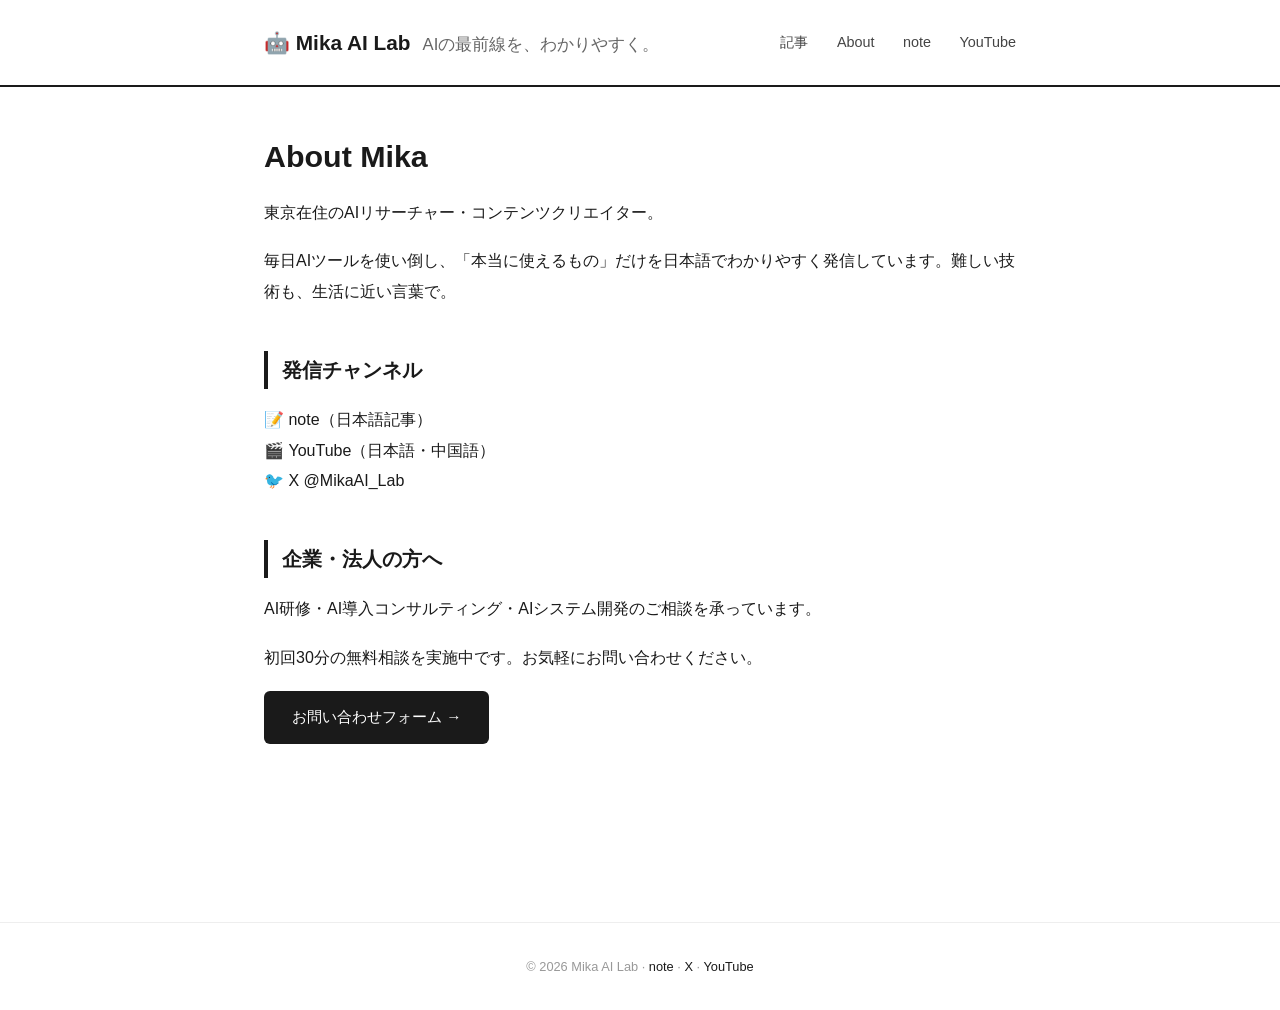
<file: about.html>
<!DOCTYPE html>
<html lang="ja">
<head>
  <!-- Google tag (gtag.js) -->
<script async src="https://www.googletagmanager.com/gtag/js?id=G-6X4KZR43Y8"></script>
<script>
  window.dataLayer = window.dataLayer || [];
  function gtag(){dataLayer.push(arguments);}
  gtag('js', new Date());

  gtag('config', 'G-6X4KZR43Y8');
</script>
<meta charset="UTF-8">
<meta name="viewport" content="width=device-width, initial-scale=1.0">
<title>About — Mika AI Lab</title>
<link rel="stylesheet" href="style.css">
</head>
<body>
<header>
  <div class="header-inner">
    <div class="logo"><a href="index.html">🤖 Mika AI Lab</a><span>AIの最前線を、わかりやすく。</span></div>
    <nav>
      <a href="index.html">記事</a>
      <a href="about.html">About</a>
      <a href="https://note.com/mika_ai" target="_blank">note</a>
      <a href="https://www.youtube.com/channel/UCh2tImp-N_z3zmiNdkvVjBQ" target="_blank">YouTube</a>
    </nav>
  </div>
</header>
<main>
  <div class="article-title">About Mika</div>
  <div class="article-body">
    <p>東京在住のAIリサーチャー・コンテンツクリエイター。</p>
    <p>毎日AIツールを使い倒し、「本当に使えるもの」だけを日本語でわかりやすく発信しています。難しい技術も、生活に近い言葉で。</p>
    <h2>発信チャンネル</h2>
    <p>
      📝 <a href="https://note.com/mika_ai" target="_blank">note（日本語記事）</a><br>
      🎬 <a href="https://www.youtube.com/channel/UCh2tImp-N_z3zmiNdkvVjBQ" target="_blank">YouTube（日本語・中国語）</a><br>
      🐦 <a href="https://x.com/MikaAI_Lab" target="_blank">X @MikaAI_Lab</a>
    </p>
    <h2>企業・法人の方へ</h2>
    <p>AI研修・AI導入コンサルティング・AIシステム開発のご相談を承っています。</p>
    <p>初回30分の無料相談を実施中です。お気軽にお問い合わせください。</p>
    <p><a href="contact.html" target="_blank" style="display:inline-block;background:#1a1a1a;color:#fff;padding:12px 28px;border-radius:6px;font-size:0.95em;">お問い合わせフォーム →</a></p>
  </div>
</main>
<footer>
  © 2026 Mika AI Lab · <a href="https://note.com/mika_ai">note</a> · <a href="https://x.com/MikaAI_Lab">X</a> · <a href="https://www.youtube.com/channel/UCh2tImp-N_z3zmiNdkvVjBQ">YouTube</a>
</footer>
</body>
</html>
</file>
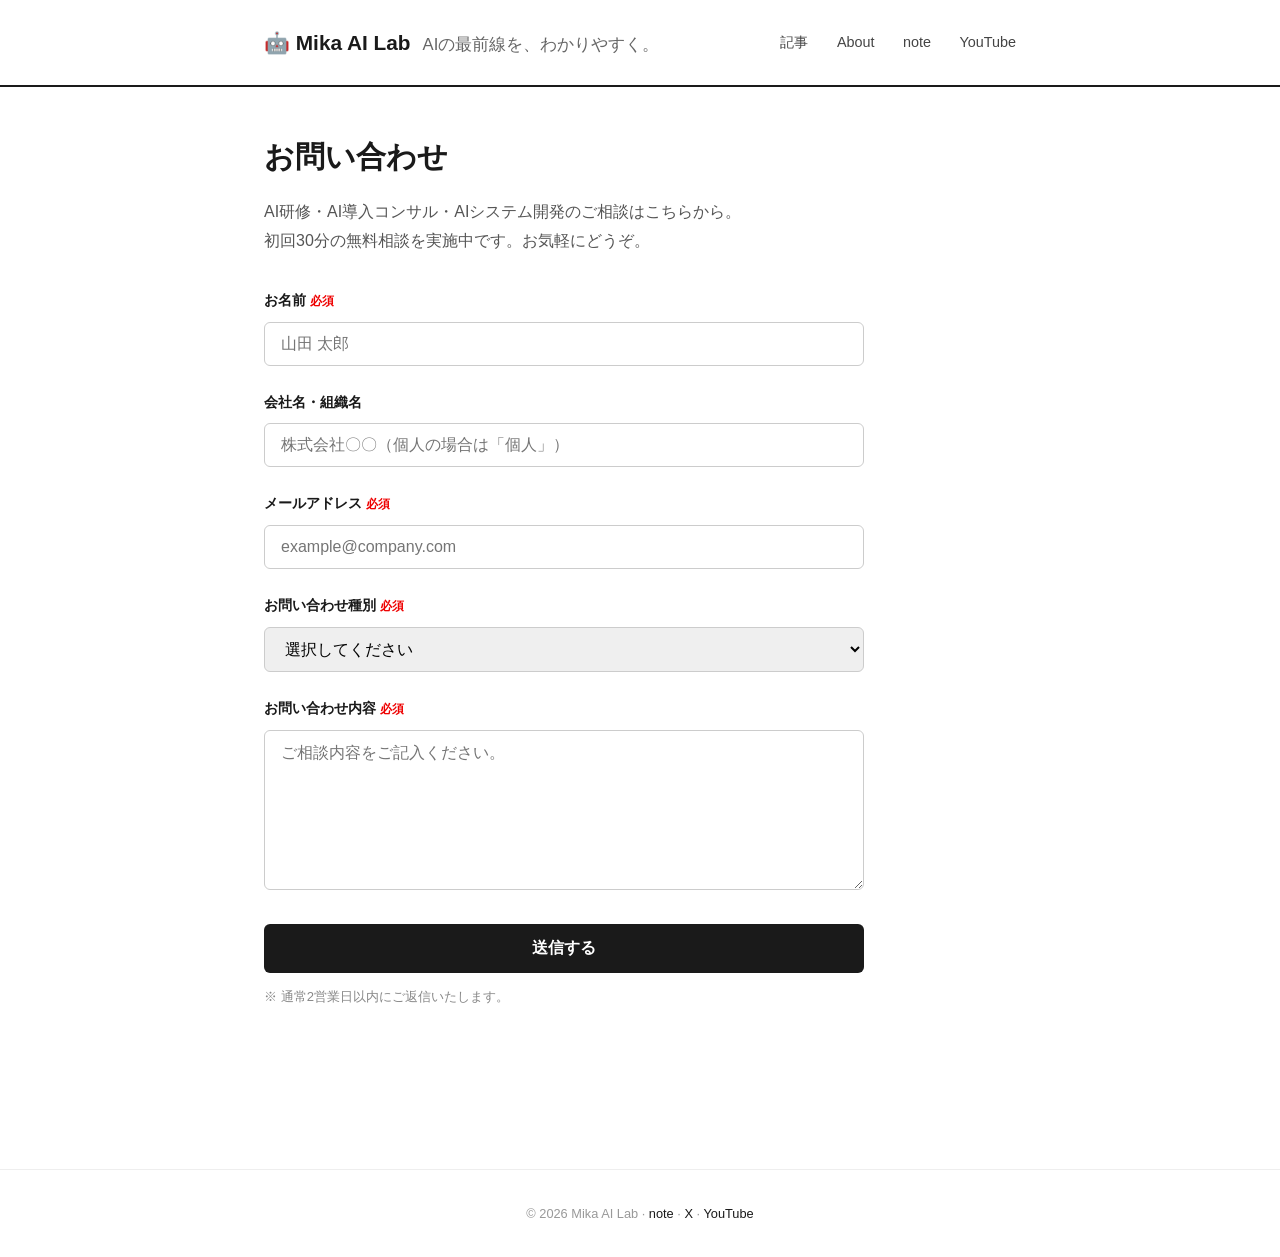
<file: contact.html>
<!DOCTYPE html>
<html lang="ja">
<head>
  <!-- Google tag (gtag.js) -->
<script async src="https://www.googletagmanager.com/gtag/js?id=G-6X4KZR43Y8"></script>
<script>
  window.dataLayer = window.dataLayer || [];
  function gtag(){dataLayer.push(arguments);}
  gtag('js', new Date());

  gtag('config', 'G-6X4KZR43Y8');
</script>
<meta charset="UTF-8">
<meta name="viewport" content="width=device-width, initial-scale=1.0">
<title>お問い合わせ — Mika AI Lab</title>
<link rel="stylesheet" href="style.css">
<style>
.form-wrap { max-width: 600px; }
.form-group { margin-bottom: 24px; }
label { display: block; font-size: 0.9em; font-weight: bold; margin-bottom: 8px; }
label span { color: #e00; margin-left: 4px; font-size: 0.85em; }
input, select, textarea {
  width: 100%; padding: 12px 16px;
  border: 1px solid #ccc; border-radius: 6px;
  font-size: 1em; font-family: inherit;
  transition: border 0.2s;
}
input:focus, select:focus, textarea:focus {
  outline: none; border-color: #1a1a1a;
}
textarea { height: 160px; resize: vertical; }
.submit-btn {
  background: #1a1a1a; color: #fff;
  border: none; padding: 14px 40px;
  border-radius: 6px; font-size: 1em;
  font-weight: bold; cursor: pointer;
  width: 100%;
}
.submit-btn:hover { background: #333; }
.form-note { font-size: 0.82em; color: #888; margin-top: 12px; }
.success-msg { display:none; background:#f0fff8; border:1px solid #41c9b4; border-radius:8px; padding:24px; text-align:center; margin-top:24px; }
</style>
</head>
<body>
<header>
  <div class="header-inner">
    <div class="logo"><a href="index.html">🤖 Mika AI Lab</a><span>AIの最前線を、わかりやすく。</span></div>
    <nav>
      <a href="index.html">記事</a>
      <a href="about.html">About</a>
      <a href="https://note.com/mika_ai" target="_blank">note</a>
      <a href="https://www.youtube.com/channel/UCh2tImp-N_z3zmiNdkvVjBQ" target="_blank">YouTube</a>
    </nav>
  </div>
</header>
<main>
  <div class="article-title">お問い合わせ</div>
  <p style="margin-bottom:32px;color:#555;">AI研修・AI導入コンサル・AIシステム開発のご相談はこちらから。<br>初回30分の無料相談を実施中です。お気軽にどうぞ。</p>

  <div class="form-wrap">
    <form action="https://formspree.io/f/xqegkovj" method="POST" id="contactForm">
      <div class="form-group">
        <label>お名前<span>必須</span></label>
        <input type="text" name="name" placeholder="山田 太郎" required>
      </div>
      <div class="form-group">
        <label>会社名・組織名</label>
        <input type="text" name="company" placeholder="株式会社〇〇（個人の場合は「個人」）">
      </div>
      <div class="form-group">
        <label>メールアドレス<span>必須</span></label>
        <input type="email" name="email" placeholder="example@company.com" required>
      </div>
      <div class="form-group">
        <label>お問い合わせ種別<span>必須</span></label>
        <select name="type" required>
          <option value="">選択してください</option>
          <option value="AI研修・セミナー">AI研修・セミナー（企業向け）</option>
          <option value="AI導入コンサル">AI導入コンサルティング</option>
          <option value="AIシステム開発">AIシステム開発</option>
          <option value="個人向け教程">個人向け教程・講座</option>
          <option value="その他">その他</option>
        </select>
      </div>
      <div class="form-group">
        <label>お問い合わせ内容<span>必須</span></label>
        <textarea name="message" placeholder="ご相談内容をご記入ください。" required></textarea>
      </div>
      <input type="hidden" name="_subject" value="【Mika AI Lab】お問い合わせがありました">
      <input type="text" name="_gotcha" style="display:none">
      <button type="submit" class="submit-btn">送信する</button>
      <p class="form-note">※ 通常2営業日以内にご返信いたします。</p>
    </form>

    <div class="success-msg" id="successMsg">
      <p style="font-size:1.4em;margin-bottom:8px;">✅ 送信完了！</p>
      <p>お問い合わせありがとうございます。<br>2営業日以内にご連絡いたします。</p>
    </div>
  </div>
</main>
<footer>
  © 2026 Mika AI Lab · <a href="https://note.com/mika_ai">note</a> · <a href="https://x.com/MikaAI_Lab">X</a> · <a href="https://www.youtube.com/channel/UCh2tImp-N_z3zmiNdkvVjBQ">YouTube</a>
</footer>
<script>
const form = document.getElementById('contactForm');
form.addEventListener('submit', async function(e) {
  e.preventDefault();
  const data = new FormData(form);
  const res = await fetch(form.action, { method:'POST', body:data, headers:{Accept:'application/json'} });
  if(res.ok) {
    form.style.display = 'none';
    document.getElementById('successMsg').style.display = 'block';
  } else {
    alert('送信に失敗しました。時間をおいて再度お試しください。');
  }
});
</script>
</body>
</html>
</file>
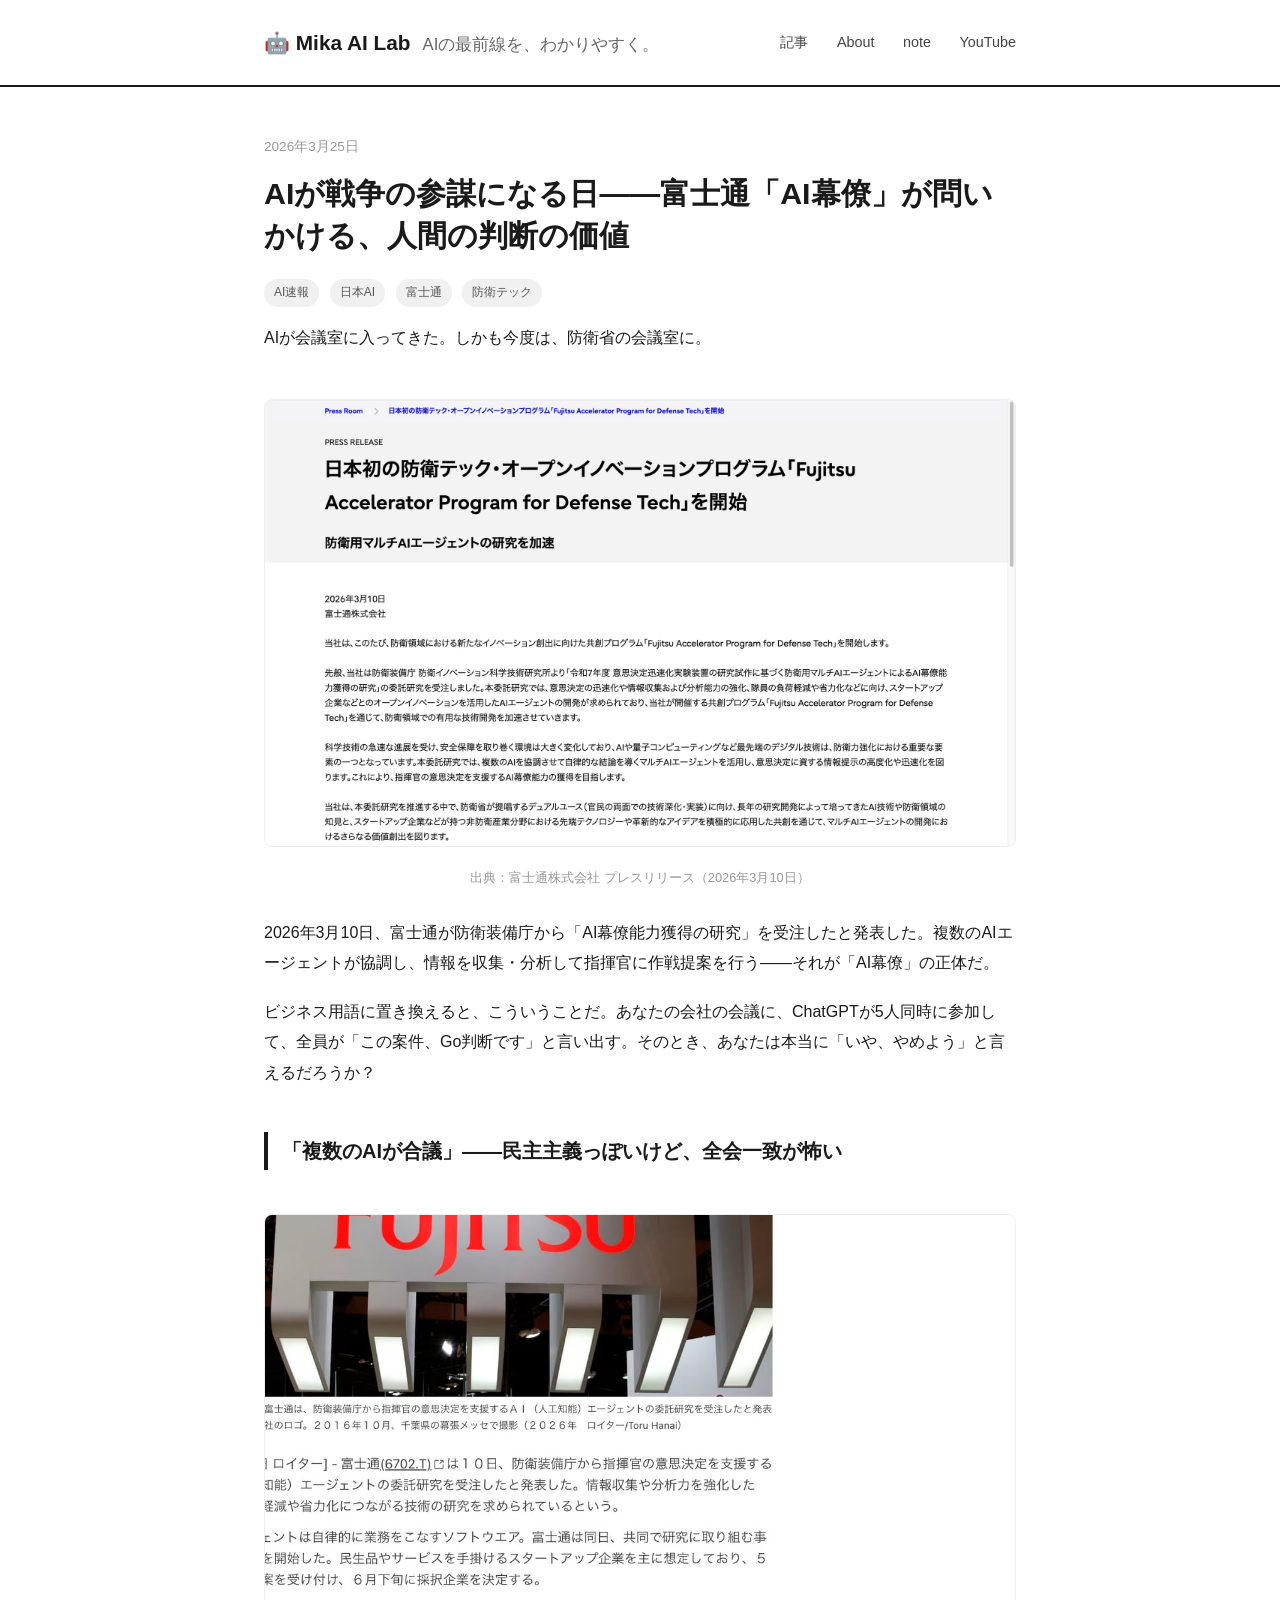
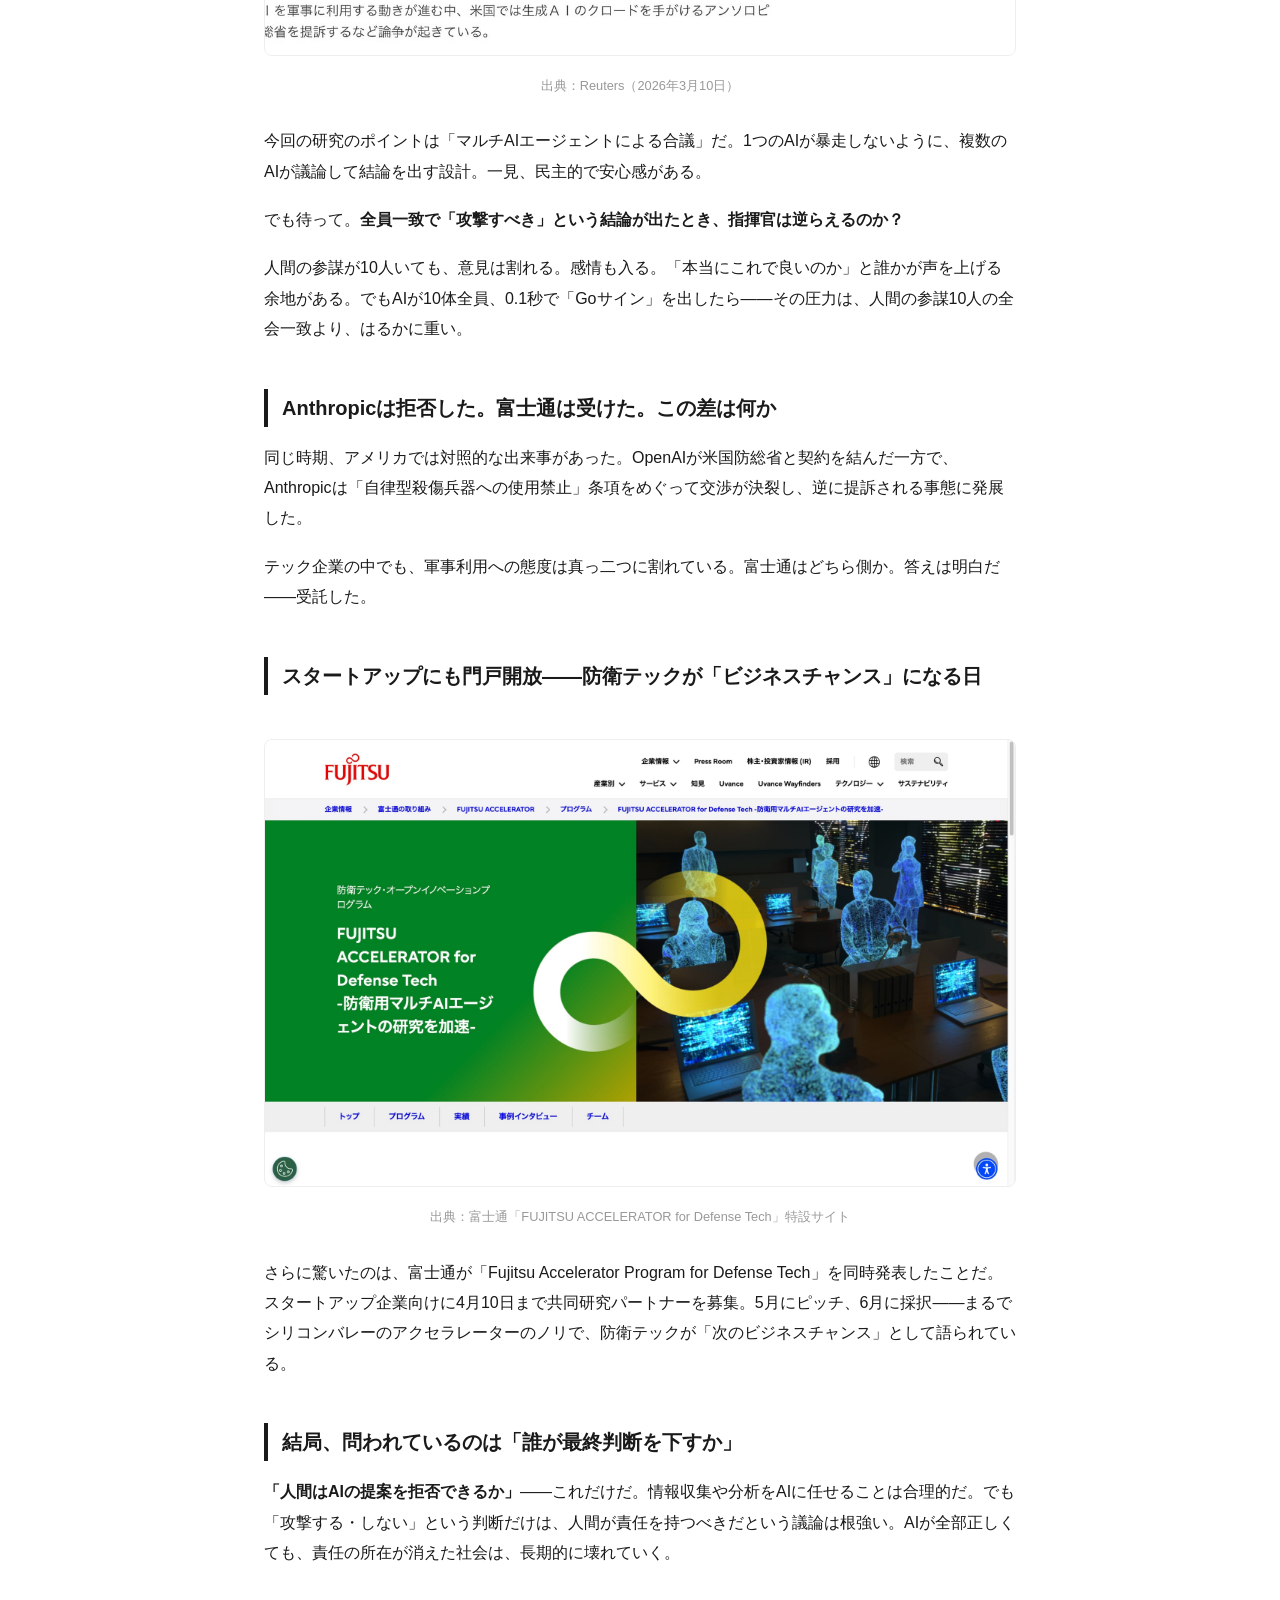
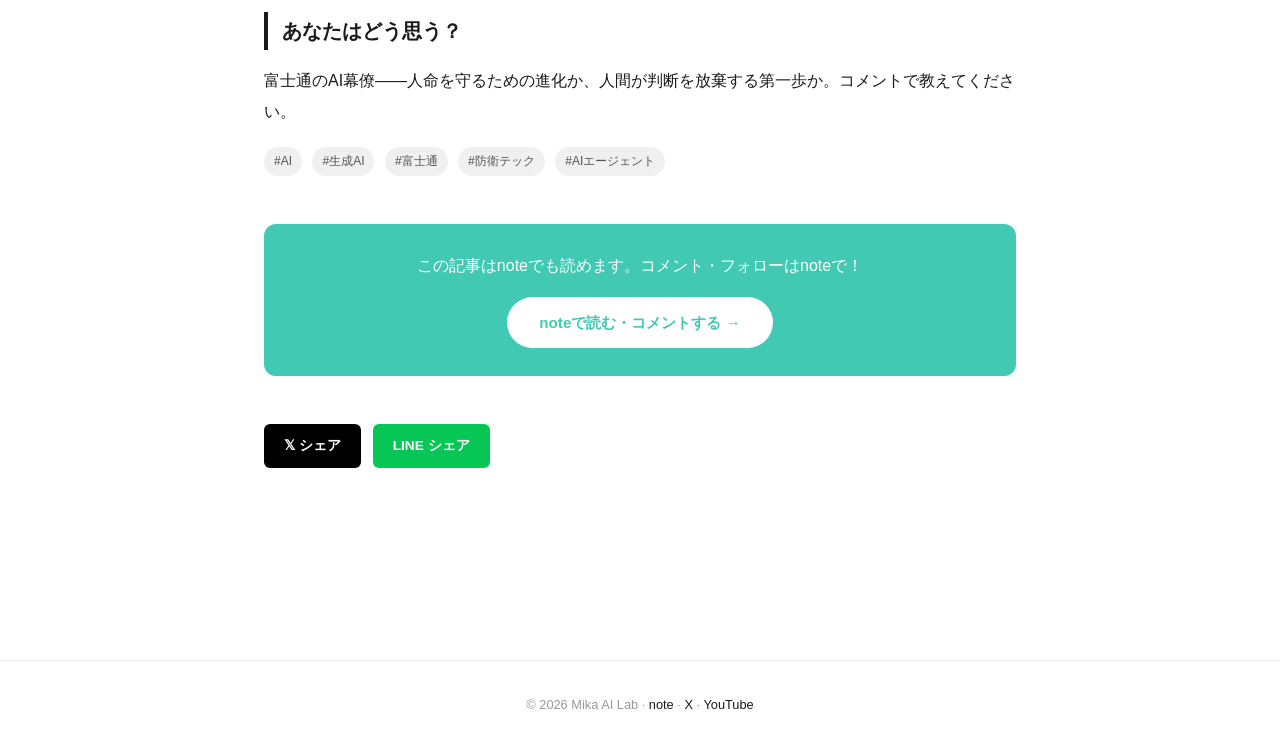
<file: posts/001-fujitsu-ai.html>
<!DOCTYPE html>
<html lang="ja">
<head>
  <!-- Google tag (gtag.js) -->
<script async src="https://www.googletagmanager.com/gtag/js?id=G-6X4KZR43Y8"></script>
<script>
  window.dataLayer = window.dataLayer || [];
  function gtag(){dataLayer.push(arguments);}
  gtag('js', new Date());

  gtag('config', 'G-6X4KZR43Y8');
</script>
<meta charset="UTF-8">
<meta name="viewport" content="width=device-width, initial-scale=1.0">
<title>AIが戦争の参謀になる日——富士通「AI幕僚」 — Mika AI Lab</title>
<link rel="stylesheet" href="../style.css">
</head>
<body>
<header>
  <div class="header-inner">
    <div class="logo"><a href="../index.html">🤖 Mika AI Lab</a><span>AIの最前線を、わかりやすく。</span></div>
    <nav>
      <a href="../index.html">記事</a>
      <a href="../about.html">About</a>
      <a href="https://note.com/mika_ai" target="_blank">note</a>
      <a href="https://www.youtube.com/channel/UCh2tImp-N_z3zmiNdkvVjBQ" target="_blank">YouTube</a>
    </nav>
  </div>
</header>
<main>
  <div class="article-date">2026年3月25日</div>
  <div class="article-title">AIが戦争の参謀になる日——富士通「AI幕僚」が問いかける、人間の判断の価値</div>
  <div class="article-tags">
    <span class="post-tag">AI速報</span>
    <span class="post-tag">日本AI</span>
    <span class="post-tag">富士通</span>
    <span class="post-tag">防衛テック</span>
  </div>

  <div class="article-body">
    <p>AIが会議室に入ってきた。しかも今度は、防衛省の会議室に。</p>

    <img src="../images/fujitsu-pr.jpg" alt="富士通プレスリリース">
    <p class="caption">出典：富士通株式会社 プレスリリース（2026年3月10日）</p>

    <p>2026年3月10日、富士通が防衛装備庁から「AI幕僚能力獲得の研究」を受注したと発表した。複数のAIエージェントが協調し、情報を収集・分析して指揮官に作戦提案を行う——それが「AI幕僚」の正体だ。</p>
    <p>ビジネス用語に置き換えると、こういうことだ。あなたの会社の会議に、ChatGPTが5人同時に参加して、全員が「この案件、Go判断です」と言い出す。そのとき、あなたは本当に「いや、やめよう」と言えるだろうか？</p>

    <h2>「複数のAIが合議」——民主主義っぽいけど、全会一致が怖い</h2>

    <img src="../images/reuters-fujitsu.jpg" alt="Reuters報道">
    <p class="caption">出典：Reuters（2026年3月10日）</p>

    <p>今回の研究のポイントは「マルチAIエージェントによる合議」だ。1つのAIが暴走しないように、複数のAIが議論して結論を出す設計。一見、民主的で安心感がある。</p>
    <p>でも待って。<strong>全員一致で「攻撃すべき」という結論が出たとき、指揮官は逆らえるのか？</strong></p>
    <p>人間の参謀が10人いても、意見は割れる。感情も入る。「本当にこれで良いのか」と誰かが声を上げる余地がある。でもAIが10体全員、0.1秒で「Goサイン」を出したら——その圧力は、人間の参謀10人の全会一致より、はるかに重い。</p>

    <h2>Anthropicは拒否した。富士通は受けた。この差は何か</h2>
    <p>同じ時期、アメリカでは対照的な出来事があった。OpenAIが米国防総省と契約を結んだ一方で、Anthropicは「自律型殺傷兵器への使用禁止」条項をめぐって交渉が決裂し、逆に提訴される事態に発展した。</p>
    <p>テック企業の中でも、軍事利用への態度は真っ二つに割れている。富士通はどちら側か。答えは明白だ——受託した。</p>

    <h2>スタートアップにも門戸開放——防衛テックが「ビジネスチャンス」になる日</h2>

    <img src="../images/fujitsu-accelerator.jpg" alt="FUJITSU ACCELERATOR for Defense Tech">
    <p class="caption">出典：富士通「FUJITSU ACCELERATOR for Defense Tech」特設サイト</p>

    <p>さらに驚いたのは、富士通が「Fujitsu Accelerator Program for Defense Tech」を同時発表したことだ。スタートアップ企業向けに4月10日まで共同研究パートナーを募集。5月にピッチ、6月に採択——まるでシリコンバレーのアクセラレーターのノリで、防衛テックが「次のビジネスチャンス」として語られている。</p>

    <h2>結局、問われているのは「誰が最終判断を下すか」</h2>
    <p><strong>「人間はAIの提案を拒否できるか」</strong>——これだけだ。情報収集や分析をAIに任せることは合理的だ。でも「攻撃する・しない」という判断だけは、人間が責任を持つべきだという議論は根強い。AIが全部正しくても、責任の所在が消えた社会は、長期的に壊れていく。</p>

    <h2>あなたはどう思う？</h2>
    <p>富士通のAI幕僚——人命を守るための進化か、人間が判断を放棄する第一歩か。コメントで教えてください。</p>
    <p><span class="post-tag">#AI</span> <span class="post-tag">#生成AI</span> <span class="post-tag">#富士通</span> <span class="post-tag">#防衛テック</span> <span class="post-tag">#AIエージェント</span></p>
  </div>

  <div class="note-cta">
    <p>この記事はnoteでも読めます。コメント・フォローはnoteで！</p>
    <a href="https://note.com/mika_ai" target="_blank">noteで読む・コメントする →</a>
  </div>

  <div class="share-buttons">
    <a class="share-btn share-x" href="https://twitter.com/intent/tweet?text=AIが戦争の参謀になる日——富士通「AI幕僚」&url=https://mika-ai-lab.github.io/mika-ai-lab/posts/001-fujitsu-ai.html" target="_blank">𝕏 シェア</a>
    <a class="share-btn share-line" href="https://line.me/R/msg/text/?AIが戦争の参謀になる日 https://mika-ai-lab.github.io/mika-ai-lab/posts/001-fujitsu-ai.html" target="_blank">LINE シェア</a>
  </div>
</main>
<footer>
  © 2026 Mika AI Lab · <a href="https://note.com/mika_ai">note</a> · <a href="https://x.com/MikaAI_Lab">X</a> · <a href="https://www.youtube.com/channel/UCh2tImp-N_z3zmiNdkvVjBQ">YouTube</a>
</footer>
</body>
</html>
</file>
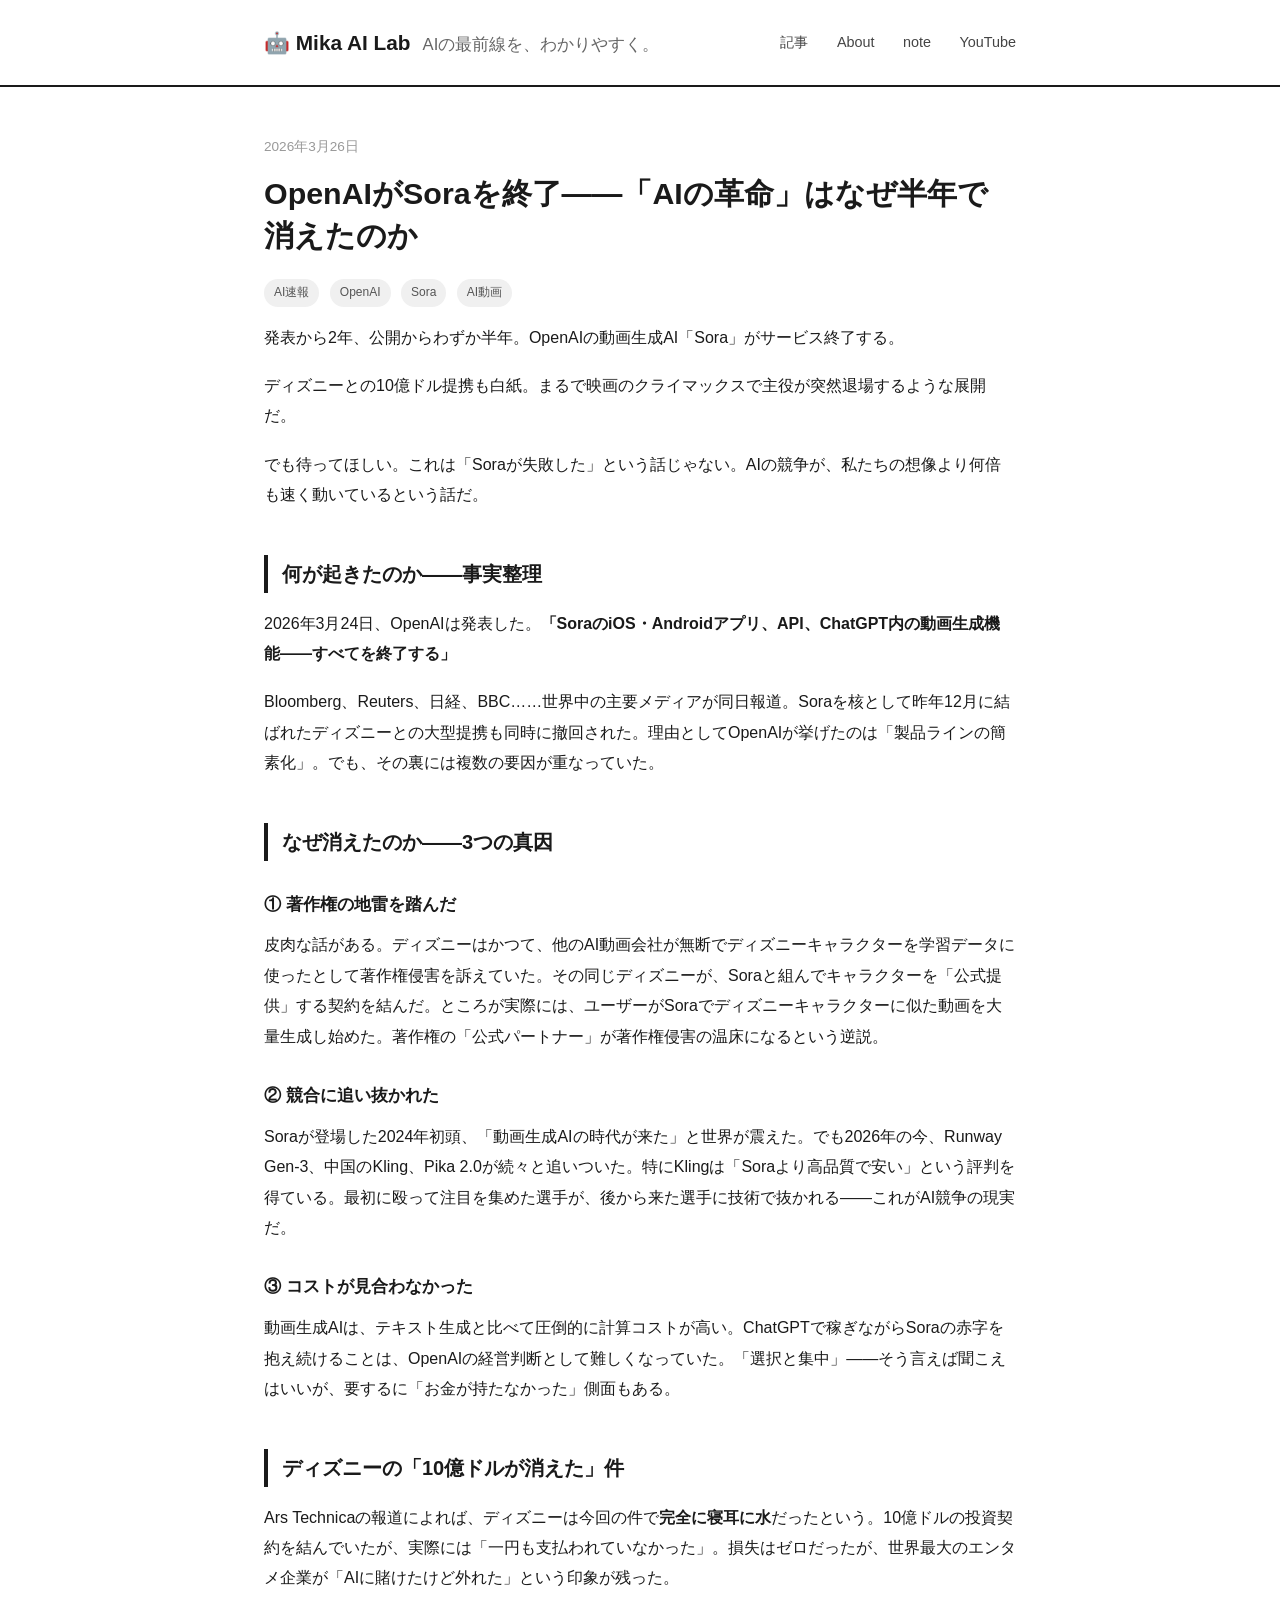
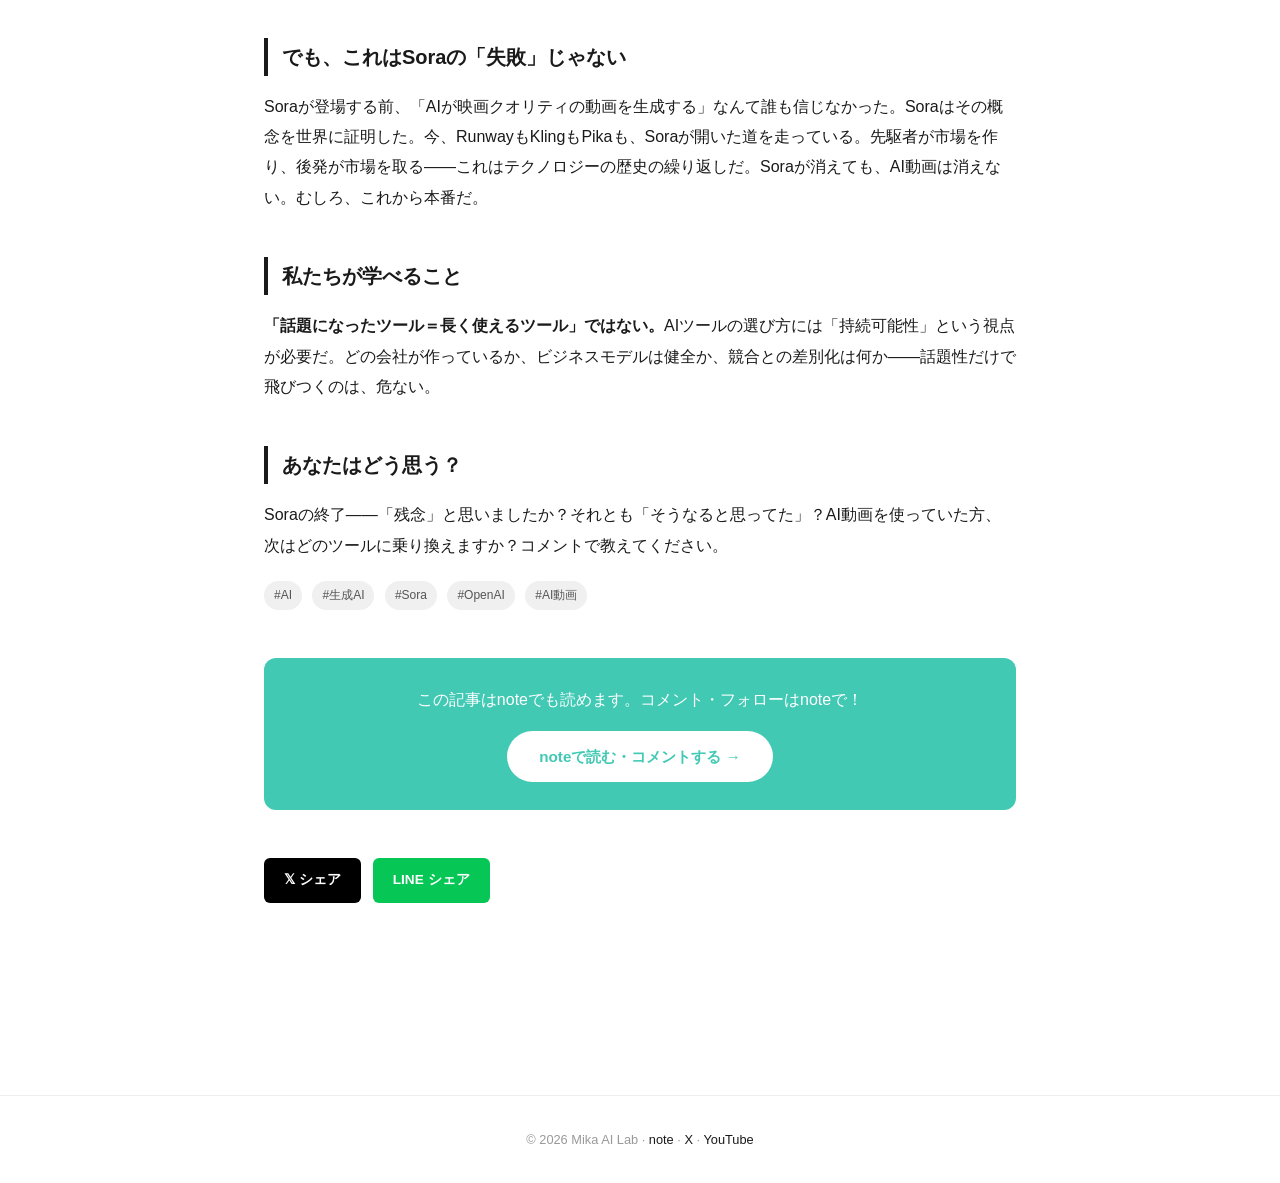
<file: posts/002-sora-shutdown.html>
<!DOCTYPE html>
<html lang="ja">
<head>
  <!-- Google tag (gtag.js) -->
<script async src="https://www.googletagmanager.com/gtag/js?id=G-6X4KZR43Y8"></script>
<script>
  window.dataLayer = window.dataLayer || [];
  function gtag(){dataLayer.push(arguments);}
  gtag('js', new Date());

  gtag('config', 'G-6X4KZR43Y8');
</script>
<meta charset="UTF-8">
<meta name="viewport" content="width=device-width, initial-scale=1.0">
<title>OpenAIがSoraを終了——「AIの革命」はなぜ半年で消えたのか — Mika AI Lab</title>
<link rel="stylesheet" href="../style.css">
</head>
<body>
<header>
  <div class="header-inner">
    <div class="logo"><a href="../index.html">🤖 Mika AI Lab</a><span>AIの最前線を、わかりやすく。</span></div>
    <nav>
      <a href="../index.html">記事</a>
      <a href="../about.html">About</a>
      <a href="https://note.com/mika_ai" target="_blank">note</a>
      <a href="https://www.youtube.com/channel/UCh2tImp-N_z3zmiNdkvVjBQ" target="_blank">YouTube</a>
    </nav>
  </div>
</header>
<main>
  <div class="article-date">2026年3月26日</div>
  <div class="article-title">OpenAIがSoraを終了——「AIの革命」はなぜ半年で消えたのか</div>
  <div class="article-tags">
    <span class="post-tag">AI速報</span>
    <span class="post-tag">OpenAI</span>
    <span class="post-tag">Sora</span>
    <span class="post-tag">AI動画</span>
  </div>

  <div class="article-body">
    <p>発表から2年、公開からわずか半年。OpenAIの動画生成AI「Sora」がサービス終了する。</p>
    <p>ディズニーとの10億ドル提携も白紙。まるで映画のクライマックスで主役が突然退場するような展開だ。</p>
    <p>でも待ってほしい。これは「Soraが失敗した」という話じゃない。AIの競争が、私たちの想像より何倍も速く動いているという話だ。</p>

    <h2>何が起きたのか——事実整理</h2>
    <p>2026年3月24日、OpenAIは発表した。<strong>「SoraのiOS・Androidアプリ、API、ChatGPT内の動画生成機能——すべてを終了する」</strong></p>
    <p>Bloomberg、Reuters、日経、BBC……世界中の主要メディアが同日報道。Soraを核として昨年12月に結ばれたディズニーとの大型提携も同時に撤回された。理由としてOpenAIが挙げたのは「製品ラインの簡素化」。でも、その裏には複数の要因が重なっていた。</p>

    <h2>なぜ消えたのか——3つの真因</h2>
    <h3>① 著作権の地雷を踏んだ</h3>
    <p>皮肉な話がある。ディズニーはかつて、他のAI動画会社が無断でディズニーキャラクターを学習データに使ったとして著作権侵害を訴えていた。その同じディズニーが、Soraと組んでキャラクターを「公式提供」する契約を結んだ。ところが実際には、ユーザーがSoraでディズニーキャラクターに似た動画を大量生成し始めた。著作権の「公式パートナー」が著作権侵害の温床になるという逆説。</p>
    <h3>② 競合に追い抜かれた</h3>
    <p>Soraが登場した2024年初頭、「動画生成AIの時代が来た」と世界が震えた。でも2026年の今、Runway Gen-3、中国のKling、Pika 2.0が続々と追いついた。特にKlingは「Soraより高品質で安い」という評判を得ている。最初に殴って注目を集めた選手が、後から来た選手に技術で抜かれる——これがAI競争の現実だ。</p>
    <h3>③ コストが見合わなかった</h3>
    <p>動画生成AIは、テキスト生成と比べて圧倒的に計算コストが高い。ChatGPTで稼ぎながらSoraの赤字を抱え続けることは、OpenAIの経営判断として難しくなっていた。「選択と集中」——そう言えば聞こえはいいが、要するに「お金が持たなかった」側面もある。</p>

    <h2>ディズニーの「10億ドルが消えた」件</h2>
    <p>Ars Technicaの報道によれば、ディズニーは今回の件で<strong>完全に寝耳に水</strong>だったという。10億ドルの投資契約を結んでいたが、実際には「一円も支払われていなかった」。損失はゼロだったが、世界最大のエンタメ企業が「AIに賭けたけど外れた」という印象が残った。</p>

    <h2>でも、これはSoraの「失敗」じゃない</h2>
    <p>Soraが登場する前、「AIが映画クオリティの動画を生成する」なんて誰も信じなかった。Soraはその概念を世界に証明した。今、RunwayもKlingもPikaも、Soraが開いた道を走っている。先駆者が市場を作り、後発が市場を取る——これはテクノロジーの歴史の繰り返しだ。Soraが消えても、AI動画は消えない。むしろ、これから本番だ。</p>

    <h2>私たちが学べること</h2>
    <p><strong>「話題になったツール＝長く使えるツール」ではない。</strong>AIツールの選び方には「持続可能性」という視点が必要だ。どの会社が作っているか、ビジネスモデルは健全か、競合との差別化は何か——話題性だけで飛びつくのは、危ない。</p>

    <h2>あなたはどう思う？</h2>
    <p>Soraの終了——「残念」と思いましたか？それとも「そうなると思ってた」？AI動画を使っていた方、次はどのツールに乗り換えますか？コメントで教えてください。</p>
    <p><span class="post-tag">#AI</span> <span class="post-tag">#生成AI</span> <span class="post-tag">#Sora</span> <span class="post-tag">#OpenAI</span> <span class="post-tag">#AI動画</span></p>
  </div>

  <div class="note-cta">
    <p>この記事はnoteでも読めます。コメント・フォローはnoteで！</p>
    <a href="https://note.com/mika_ai" target="_blank">noteで読む・コメントする →</a>
  </div>

  <div class="share-buttons">
    <a class="share-btn share-x" href="https://twitter.com/intent/tweet?text=OpenAIがSoraを終了——なぜ半年で消えたのか&url=https://mika-ai-lab.github.io/mika-ai-lab/posts/002-sora-shutdown.html" target="_blank">𝕏 シェア</a>
    <a class="share-btn share-line" href="https://line.me/R/msg/text/?OpenAIがSoraを終了 https://mika-ai-lab.github.io/mika-ai-lab/posts/002-sora-shutdown.html" target="_blank">LINE シェア</a>
  </div>
</main>
<footer>
  © 2026 Mika AI Lab · <a href="https://note.com/mika_ai">note</a> · <a href="https://x.com/MikaAI_Lab">X</a> · <a href="https://www.youtube.com/channel/UCh2tImp-N_z3zmiNdkvVjBQ">YouTube</a>
</footer>
</body>
</html>
</file>
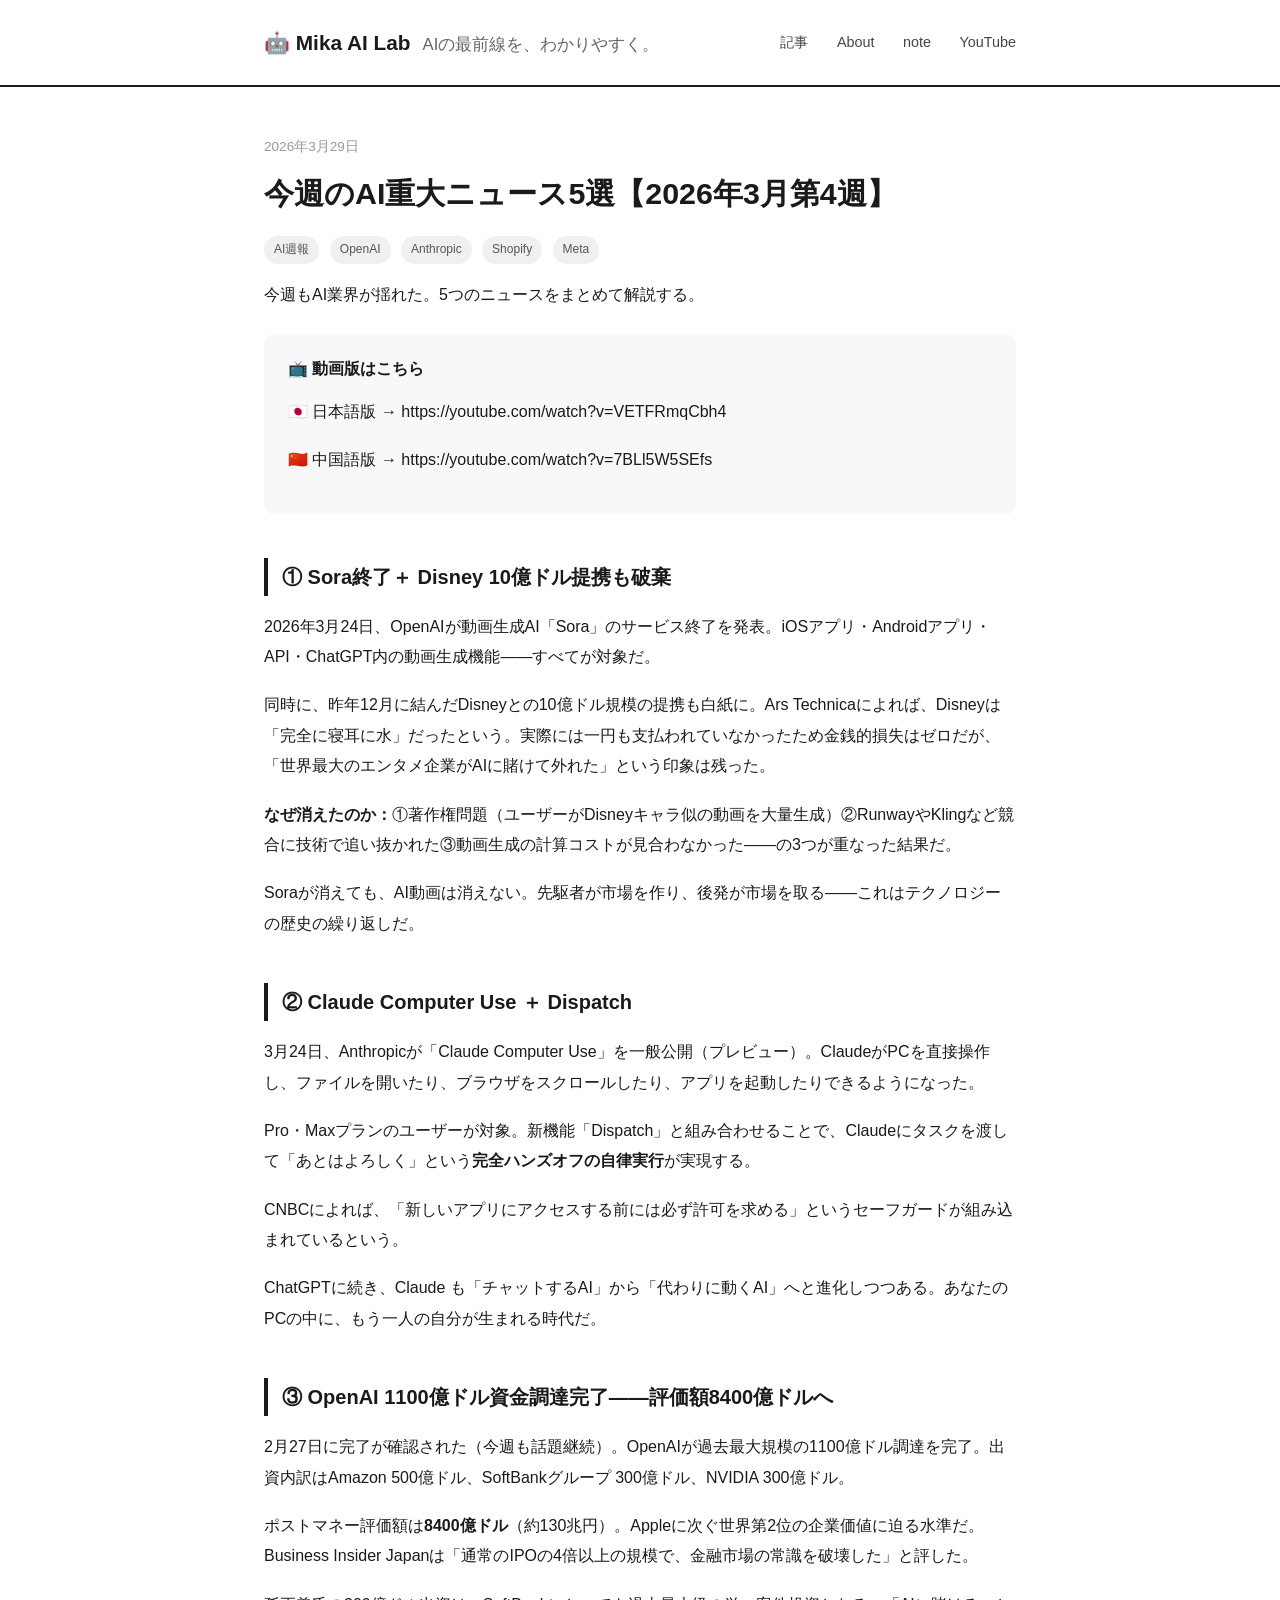
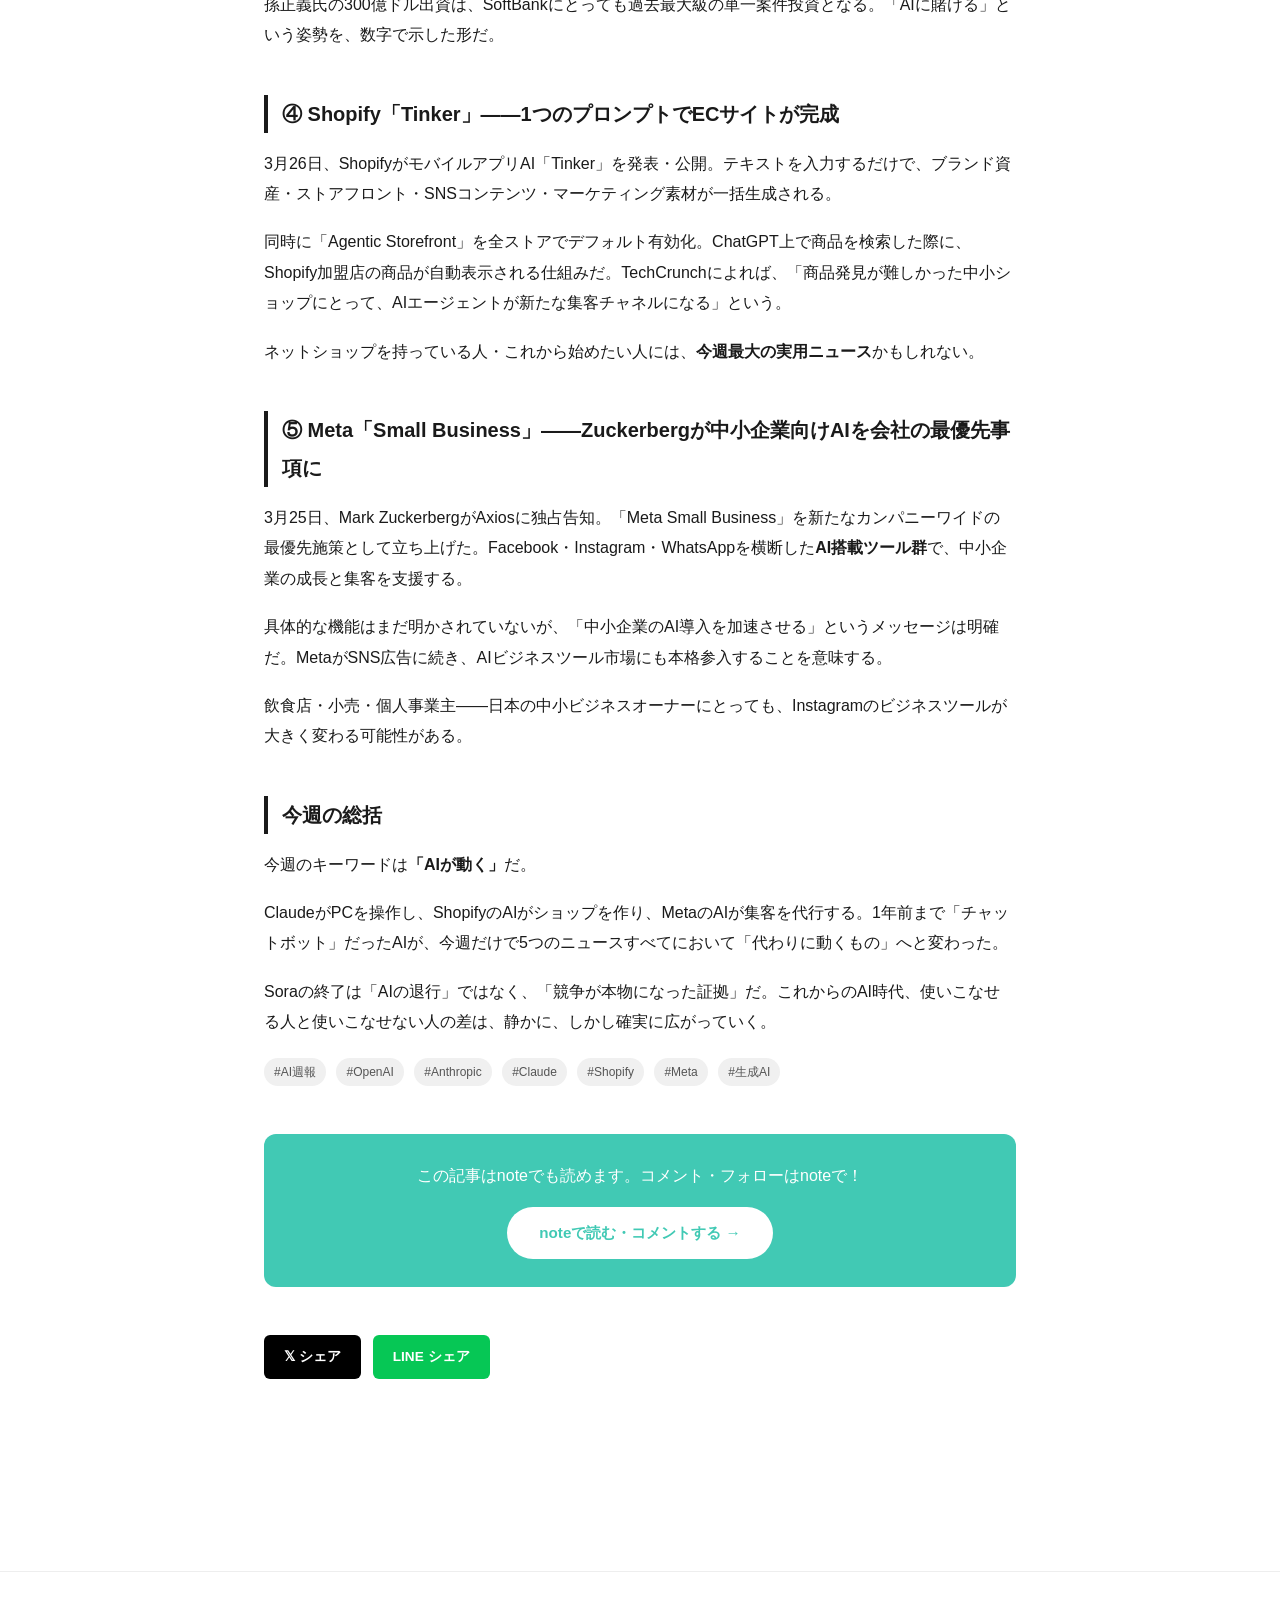
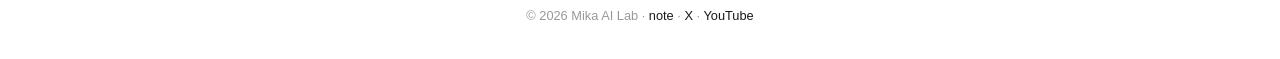
<file: posts/003-weekly-ai-digest-0329.html>
<!DOCTYPE html>
<html lang="ja">
<head>
  <!-- Google tag (gtag.js) -->
<script async src="https://www.googletagmanager.com/gtag/js?id=G-6X4KZR43Y8"></script>
<script>
  window.dataLayer = window.dataLayer || [];
  function gtag(){dataLayer.push(arguments);}
  gtag('js', new Date());

  gtag('config', 'G-6X4KZR43Y8');
</script>
<meta charset="UTF-8">
<meta name="viewport" content="width=device-width, initial-scale=1.0">
<title>今週のAI重大ニュース5選【2026年3月第4週】— Mika AI Lab</title>
<link rel="stylesheet" href="../style.css">
</head>
<body>
<header>
  <div class="header-inner">
    <div class="logo"><a href="../index.html">🤖 Mika AI Lab</a><span>AIの最前線を、わかりやすく。</span></div>
    <nav>
      <a href="../index.html">記事</a>
      <a href="../about.html">About</a>
      <a href="https://note.com/mika_ai" target="_blank">note</a>
      <a href="https://www.youtube.com/channel/UCh2tImp-N_z3zmiNdkvVjBQ" target="_blank">YouTube</a>
    </nav>
  </div>
</header>
<main>
  <div class="article-date">2026年3月29日</div>
  <div class="article-title">今週のAI重大ニュース5選【2026年3月第4週】</div>
  <div class="article-tags">
    <span class="post-tag">AI週報</span>
    <span class="post-tag">OpenAI</span>
    <span class="post-tag">Anthropic</span>
    <span class="post-tag">Shopify</span>
    <span class="post-tag">Meta</span>
  </div>

  <div class="article-body">

    <p>今週もAI業界が揺れた。5つのニュースをまとめて解説する。</p>

    <div style="background:#f8f8f8;border-radius:10px;padding:20px 24px;margin:24px 0;">
      <p style="font-weight:bold;margin-bottom:12px;">📺 動画版はこちら</p>
      <p>🇯🇵 日本語版 → <a href="https://youtube.com/watch?v=VETFRmqCbh4" target="_blank">https://youtube.com/watch?v=VETFRmqCbh4</a></p>
      <p>🇨🇳 中国語版 → <a href="https://youtube.com/watch?v=7BLl5W5SEfs" target="_blank">https://youtube.com/watch?v=7BLl5W5SEfs</a></p>
    </div>

    <h2>① Sora終了＋ Disney 10億ドル提携も破棄</h2>

    <p>2026年3月24日、OpenAIが動画生成AI「Sora」のサービス終了を発表。iOSアプリ・Androidアプリ・API・ChatGPT内の動画生成機能——すべてが対象だ。</p>
    <p>同時に、昨年12月に結んだDisneyとの10億ドル規模の提携も白紙に。Ars Technicaによれば、Disneyは「完全に寝耳に水」だったという。実際には一円も支払われていなかったため金銭的損失はゼロだが、「世界最大のエンタメ企業がAIに賭けて外れた」という印象は残った。</p>
    <p><strong>なぜ消えたのか：</strong>①著作権問題（ユーザーがDisneyキャラ似の動画を大量生成）②RunwayやKlingなど競合に技術で追い抜かれた③動画生成の計算コストが見合わなかった——の3つが重なった結果だ。</p>
    <p>Soraが消えても、AI動画は消えない。先駆者が市場を作り、後発が市場を取る——これはテクノロジーの歴史の繰り返しだ。</p>

    <h2>② Claude Computer Use ＋ Dispatch</h2>

    <p>3月24日、Anthropicが「Claude Computer Use」を一般公開（プレビュー）。ClaudeがPCを直接操作し、ファイルを開いたり、ブラウザをスクロールしたり、アプリを起動したりできるようになった。</p>
    <p>Pro・Maxプランのユーザーが対象。新機能「Dispatch」と組み合わせることで、Claudeにタスクを渡して「あとはよろしく」という<strong>完全ハンズオフの自律実行</strong>が実現する。</p>
    <p>CNBCによれば、「新しいアプリにアクセスする前には必ず許可を求める」というセーフガードが組み込まれているという。</p>
    <p>ChatGPTに続き、Claude も「チャットするAI」から「代わりに動くAI」へと進化しつつある。あなたのPCの中に、もう一人の自分が生まれる時代だ。</p>

    <h2>③ OpenAI 1100億ドル資金調達完了——評価額8400億ドルへ</h2>

    <p>2月27日に完了が確認された（今週も話題継続）。OpenAIが過去最大規模の1100億ドル調達を完了。出資内訳はAmazon 500億ドル、SoftBankグループ 300億ドル、NVIDIA 300億ドル。</p>
    <p>ポストマネー評価額は<strong>8400億ドル</strong>（約130兆円）。Appleに次ぐ世界第2位の企業価値に迫る水準だ。Business Insider Japanは「通常のIPOの4倍以上の規模で、金融市場の常識を破壊した」と評した。</p>
    <p>孫正義氏の300億ドル出資は、SoftBankにとっても過去最大級の単一案件投資となる。「AIに賭ける」という姿勢を、数字で示した形だ。</p>

    <h2>④ Shopify「Tinker」——1つのプロンプトでECサイトが完成</h2>

    <p>3月26日、ShopifyがモバイルアプリAI「Tinker」を発表・公開。テキストを入力するだけで、ブランド資産・ストアフロント・SNSコンテンツ・マーケティング素材が一括生成される。</p>
    <p>同時に「Agentic Storefront」を全ストアでデフォルト有効化。ChatGPT上で商品を検索した際に、Shopify加盟店の商品が自動表示される仕組みだ。TechCrunchによれば、「商品発見が難しかった中小ショップにとって、AIエージェントが新たな集客チャネルになる」という。</p>
    <p>ネットショップを持っている人・これから始めたい人には、<strong>今週最大の実用ニュース</strong>かもしれない。</p>

    <h2>⑤ Meta「Small Business」——Zuckerbergが中小企業向けAIを会社の最優先事項に</h2>

    <p>3月25日、Mark ZuckerbergがAxiosに独占告知。「Meta Small Business」を新たなカンパニーワイドの最優先施策として立ち上げた。Facebook・Instagram・WhatsAppを横断した<strong>AI搭載ツール群</strong>で、中小企業の成長と集客を支援する。</p>
    <p>具体的な機能はまだ明かされていないが、「中小企業のAI導入を加速させる」というメッセージは明確だ。MetaがSNS広告に続き、AIビジネスツール市場にも本格参入することを意味する。</p>
    <p>飲食店・小売・個人事業主——日本の中小ビジネスオーナーにとっても、Instagramのビジネスツールが大きく変わる可能性がある。</p>

    <h2>今週の総括</h2>

    <p>今週のキーワードは<strong>「AIが動く」</strong>だ。</p>
    <p>ClaudeがPCを操作し、ShopifyのAIがショップを作り、MetaのAIが集客を代行する。1年前まで「チャットボット」だったAIが、今週だけで5つのニュースすべてにおいて「代わりに動くもの」へと変わった。</p>
    <p>Soraの終了は「AIの退行」ではなく、「競争が本物になった証拠」だ。これからのAI時代、使いこなせる人と使いこなせない人の差は、静かに、しかし確実に広がっていく。</p>

    <p><span class="post-tag">#AI週報</span> <span class="post-tag">#OpenAI</span> <span class="post-tag">#Anthropic</span> <span class="post-tag">#Claude</span> <span class="post-tag">#Shopify</span> <span class="post-tag">#Meta</span> <span class="post-tag">#生成AI</span></p>

  </div>

  <div class="note-cta">
    <p>この記事はnoteでも読めます。コメント・フォローはnoteで！</p>
    <a href="https://note.com/mika_ai" target="_blank">noteで読む・コメントする →</a>
  </div>

  <div class="share-buttons">
    <a class="share-btn share-x" href="https://twitter.com/intent/tweet?text=今週のAI重大ニュース5選【2026年3月第4週】&url=https://mika-ai-lab.github.io/posts/003-weekly-ai-digest-0329.html" target="_blank">𝕏 シェア</a>
    <a class="share-btn share-line" href="https://line.me/R/msg/text/?今週のAI重大ニュース5選 https://mika-ai-lab.github.io/posts/003-weekly-ai-digest-0329.html" target="_blank">LINE シェア</a>
  </div>
</main>
<footer>
  © 2026 Mika AI Lab · <a href="https://note.com/mika_ai">note</a> · <a href="https://x.com/MikaAI_Lab">X</a> · <a href="https://www.youtube.com/channel/UCh2tImp-N_z3zmiNdkvVjBQ">YouTube</a>
</footer>
</body>
</html>
</file>
<file: style.css>
* { margin: 0; padding: 0; box-sizing: border-box; }
body { font-family: 'Hiragino Sans','Yu Gothic',sans-serif; background:#fff; color:#1a1a1a; line-height:1.8; font-size:16px; }
a { color:#1a1a1a; text-decoration:none; }
a:hover { color:#0066cc; }
header { border-bottom:2px solid #1a1a1a; padding:24px 0; margin-bottom:48px; }
.header-inner { max-width:800px; margin:0 auto; padding:0 24px; display:flex; justify-content:space-between; align-items:center; }
.logo { font-size:1.3em; font-weight:bold; }
.logo span { font-size:0.8em; font-weight:normal; color:#666; margin-left:12px; }
nav a { margin-left:24px; font-size:0.9em; color:#444; }
main { max-width:800px; margin:0 auto; padding:0 24px 80px; }
.section-title { font-size:0.8em; letter-spacing:0.15em; color:#999; border-bottom:1px solid #eee; padding-bottom:12px; margin-bottom:32px; }
.post-list { list-style:none; }
.post-item { border-bottom:1px solid #eee; padding:28px 0; }
.post-date { font-size:0.8em; color:#999; margin-bottom:8px; }
.post-title { font-size:1.3em; font-weight:bold; line-height:1.5; margin-bottom:10px; }
.post-excerpt { color:#555; font-size:0.95em; margin-bottom:14px; }
.post-tag { display:inline-block; font-size:0.75em; background:#f0f0f0; padding:3px 10px; border-radius:20px; margin-right:6px; color:#555; }
.read-more { font-size:0.85em; color:#0066cc; margin-top:12px; display:inline-block; }
.article-date { font-size:0.85em; color:#999; margin-bottom:12px; }
.article-title { font-size:1.9em; font-weight:bold; line-height:1.4; margin-bottom:20px; }
.article-tags { margin-bottom:16px; }
.article-body { font-size:1.0em; line-height:1.9; }
.article-body h2 { font-size:1.25em; font-weight:bold; margin:44px 0 16px; padding-left:14px; border-left:4px solid #1a1a1a; }
.article-body h3 { font-size:1.05em; font-weight:bold; margin:28px 0 10px; }
.article-body p { margin-bottom:18px; }
.article-body img { width:100%; border-radius:8px; margin:28px 0; border:1px solid #eee; }
.article-body .caption { font-size:0.8em; color:#999; text-align:center; margin-top:-20px; margin-bottom:28px; }
.note-cta { background:#41c9b4; color:#fff; border-radius:12px; padding:28px 32px; margin:48px 0; text-align:center; }
.note-cta p { font-size:1.0em; margin-bottom:16px; color:#fff; }
.note-cta a { display:inline-block; background:#fff; color:#41c9b4; font-weight:bold; padding:12px 32px; border-radius:40px; font-size:0.95em; }
.share-buttons { margin:32px 0; display:flex; gap:12px; }
.share-btn { display:inline-flex; align-items:center; gap:6px; padding:10px 20px; border-radius:6px; font-size:0.85em; font-weight:bold; }
.share-x { background:#000; color:#fff; }
.share-line { background:#06c755; color:#fff; }
footer { border-top:1px solid #eee; padding:32px 0; text-align:center; font-size:0.8em; color:#999; margin-top:80px; }
@media(max-width:600px){ .header-inner{flex-direction:column;gap:16px;} .article-title{font-size:1.5em;} }
</file>
